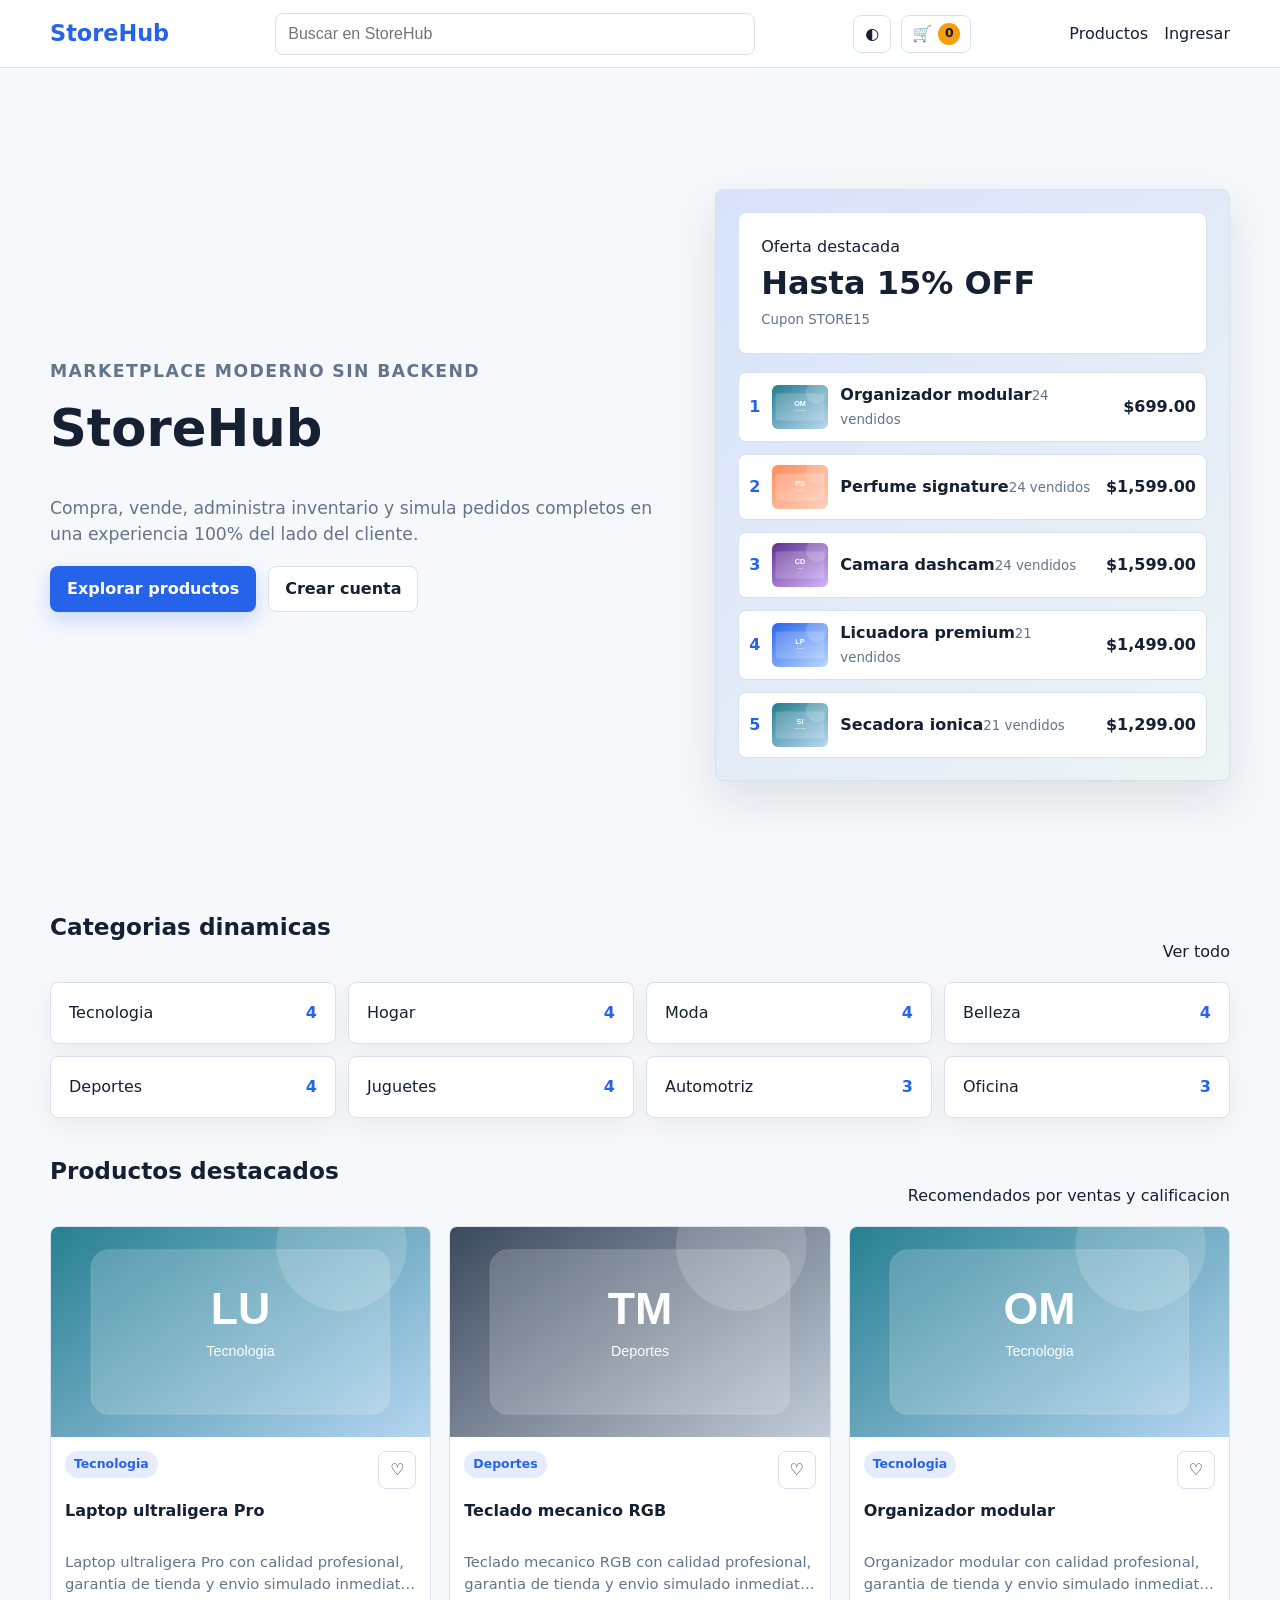
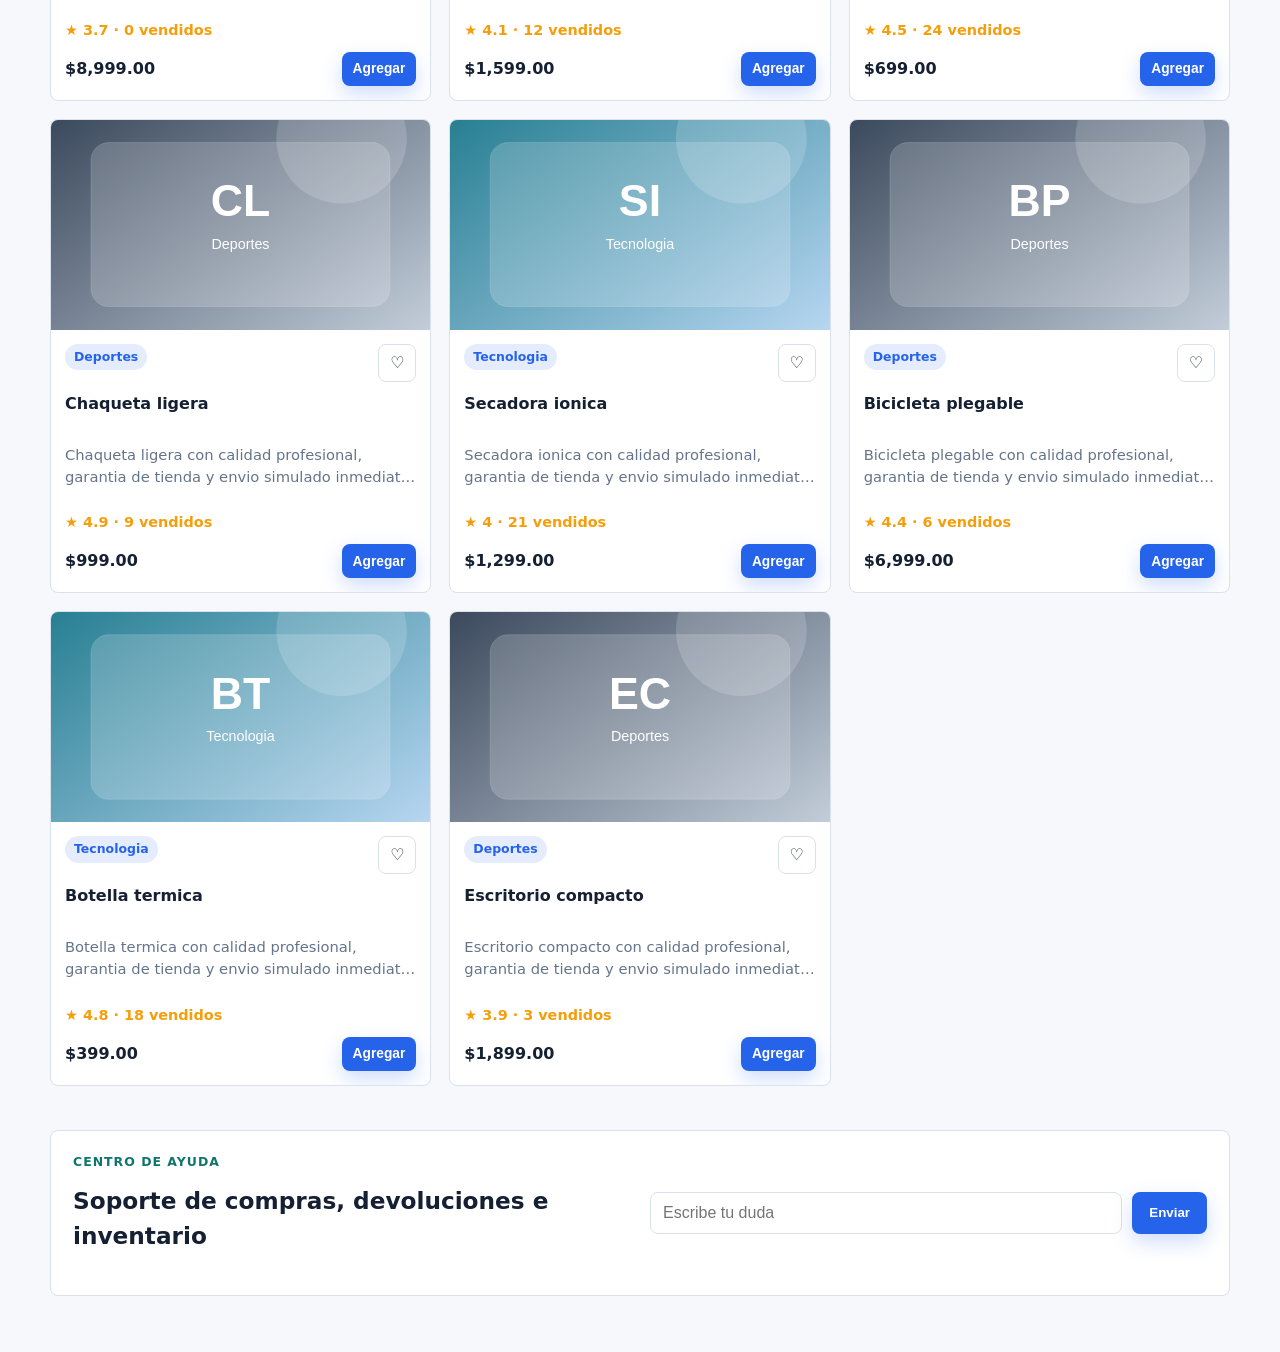
<file: index.html>
<!doctype html>
<html lang="es">
<head>
  <meta charset="utf-8">
  <meta name="viewport" content="width=device-width, initial-scale=1">
  <title>StoreHub | Comercio electronico</title>
  <link rel="stylesheet" href="css/styles.css">
</head>
<body>
  <div class="loader"></div>
  <nav class="navbar">
    <a class="brand" href="index.html">StoreHub</a>
    <div class="nav-search">
      <input id="homeSearch" placeholder="Buscar en StoreHub" onkeydown="if(event.key==='Enter') location.href='products.html?q='+encodeURIComponent(this.value)">
    </div>
    <div class="nav-actions">
      <button class="nav-toggle" data-theme-toggle title="Cambiar tema">◐</button>
      <a href="cart.html" data-role="client" class="nav-cart" title="Carrito">
        🛒 <span class="pill" data-cart-count>0</span>
      </a>
      <button class="menu-toggle" id="menuToggle" aria-label="Menu">☰</button>
    </div>
    <div class="nav-menu" id="navMenu">
      <a href="products.html">Productos</a>
      <a href="dashboard.html" data-auth="in">Dashboard</a>
      <a href="profile.html" data-auth="in">Perfil</a>
      <a href="login.html" data-auth="out">Ingresar</a>
      <button class="link-btn" data-auth="in" data-logout>Salir</button>
    </div>
  </nav>

  <main>
    <section class="hero">
      <div class="hero-copy">
        <p class="eyebrow">Marketplace moderno sin backend</p>
        <h1>StoreHub</h1>
        <p>Compra, vende, administra inventario y simula pedidos completos en una experiencia 100% del lado del cliente.</p>
        <div class="action-row"><a class="btn btn-primary" href="products.html">Explorar productos</a><a class="btn btn-outline" href="register.html">Crear cuenta</a></div>
      </div>
      <div class="hero-board">
        <div class="deal-card"><span>Oferta destacada</span><strong>Hasta 15% OFF</strong><small>Cupon STORE15</small></div>
        <div id="salesRanking" class="rank-list"></div>
      </div>
    </section>

    <section class="section">
      <div class="section-head"><h2>Categorias dinamicas</h2><a href="products.html">Ver todo</a></div>
      <div id="homeCategories" class="category-grid"></div>
    </section>

    <section class="section">
      <div class="section-head"><h2>Productos destacados</h2><span>Recomendados por ventas y calificacion</span></div>
      <div id="featuredProducts" class="product-grid"></div>
    </section>

    <section class="help-band">
      <div><p class="eyebrow">Centro de ayuda</p><h2>Soporte de compras, devoluciones e inventario</h2></div>
      <form id="helpForm"><input class="form-control" placeholder="Escribe tu duda" required><button class="btn btn-primary">Enviar</button></form>
    </section>
  </main>

  <script src="js/storage.js"></script>
  <script src="js/cart.js"></script>
  <script src="js/products.js"></script>
  <script src="js/app.js"></script>
</body>
</html>
</file>
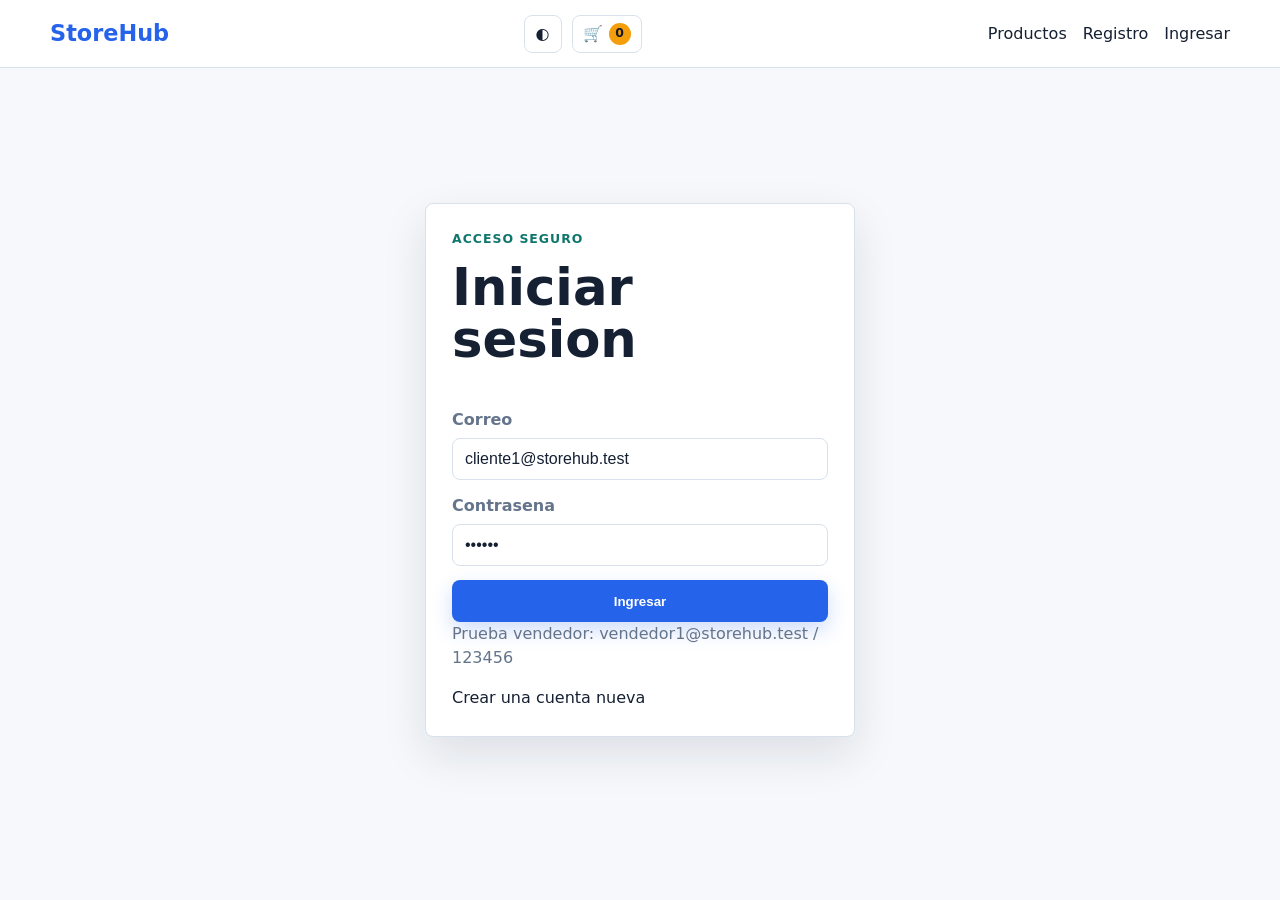
<file: cart.html>
<!doctype html>
<html lang="es">
<head><meta charset="utf-8"><meta name="viewport" content="width=device-width, initial-scale=1"><title>Carrito | StoreHub</title><link rel="stylesheet" href="css/styles.css"></head>
<body>
  <div class="loader"></div>
  <nav class="navbar">
    <a class="brand" href="index.html">StoreHub</a>
    <div class="nav-actions">
      <button class="nav-toggle" data-theme-toggle title="Cambiar tema">◐</button>
      <a href="cart.html" data-role="client" class="nav-cart" title="Carrito">
        🛒 <span class="pill" data-cart-count>0</span>
      </a>
      <button class="menu-toggle" id="menuToggle" aria-label="Menu">☰</button>
    </div>
    <div class="nav-menu" id="navMenu">
      <a href="products.html">Productos</a>
      <a href="dashboard.html" data-auth="in">Dashboard</a>
      <a href="profile.html" data-auth="in">Perfil</a>
      <a href="login.html" data-auth="out">Ingresar</a>
      <button class="link-btn" data-auth="in" data-logout>Salir</button>
    </div>
  </nav>
  <main>
    <section class="section-head"><div><p class="eyebrow">Checkout</p><h1>Carrito de compras</h1></div><button id="emptyCart" class="btn btn-outline">Vaciar carrito</button></section>
    <section class="cart-layout"><div id="cartItems" class="cart-list"></div><aside class="summary"><h2>Resumen</h2><label>Cupon<input id="couponInput" class="form-control" placeholder="BIENVENIDO10"></label><small id="couponStatus"></small><div><span>Subtotal</span><strong id="cartSubtotal"></strong></div><div><span>Descuento</span><strong id="cartDiscount"></strong></div><div><span>IVA 16%</span><strong id="cartTax"></strong></div><div class="total"><span>Total</span><strong id="cartTotal"></strong></div><button id="checkoutBtn" class="btn btn-primary">Confirmar pedido</button></aside></section>
  </main>
  <script src="js/storage.js"></script><script src="js/cart.js"></script>
</body>
</html>
</file>
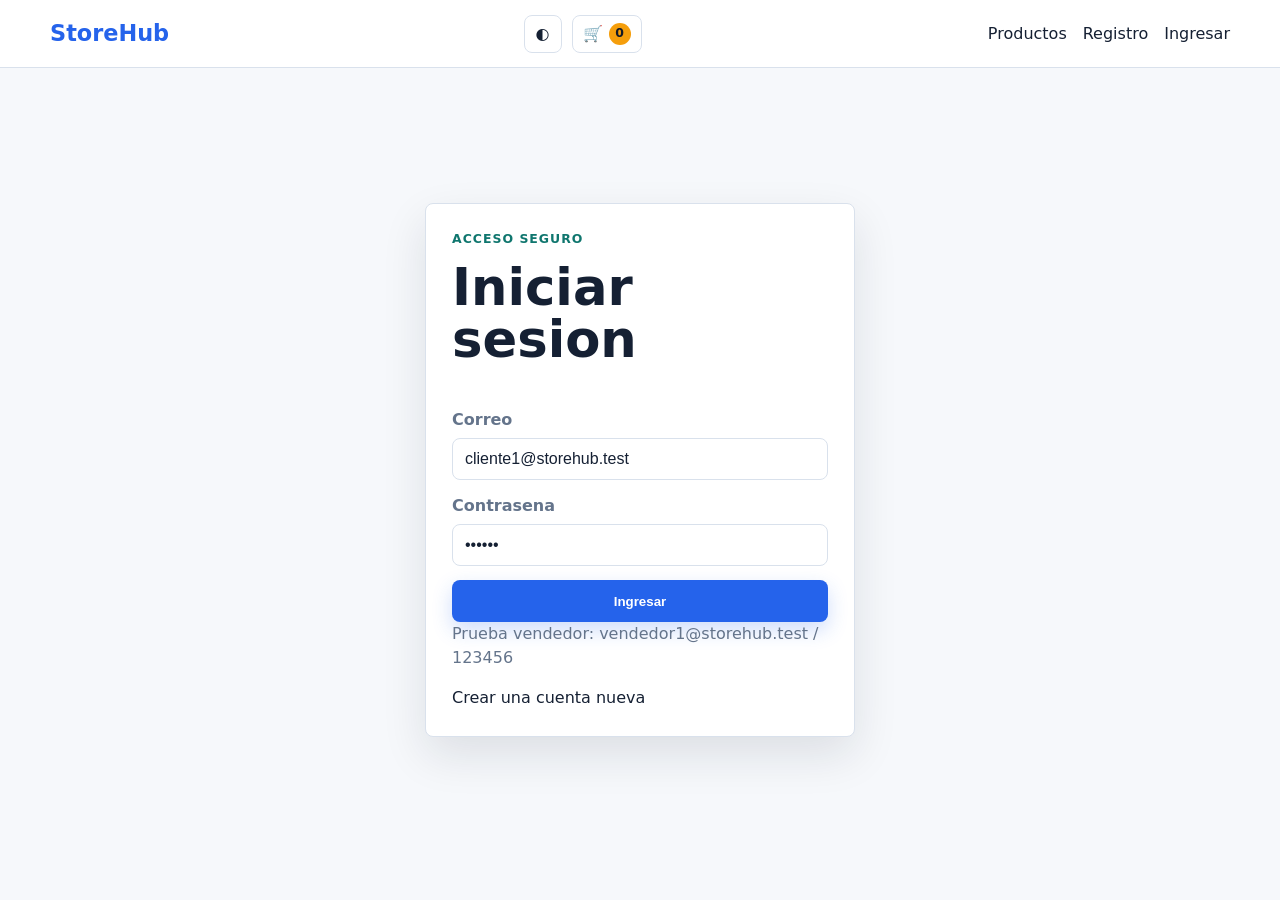
<file: login.html>
<!doctype html>
<html lang="es">
<head><meta charset="utf-8"><meta name="viewport" content="width=device-width, initial-scale=1"><title>Ingresar | StoreHub</title><link rel="stylesheet" href="css/styles.css"></head>
<body>
  <div class="loader"></div>
  <nav class="navbar">
    <a class="brand" href="index.html">StoreHub</a>
    <div class="nav-actions">
      <button class="nav-toggle" data-theme-toggle title="Cambiar tema">◐</button>
      <a href="cart.html" data-role="client" class="nav-cart" title="Carrito">
        🛒 <span class="pill" data-cart-count>0</span>
      </a>
      <button class="menu-toggle" id="menuToggle" aria-label="Menu">☰</button>
    </div>
    <div class="nav-menu" id="navMenu">
      <a href="products.html">Productos</a>
      <a href="dashboard.html" data-auth="in">Dashboard</a>
      <a href="profile.html" data-auth="in">Perfil</a>
      <a href="register.html" data-auth="out">Registro</a>
      <a href="login.html" data-auth="out">Ingresar</a>
      <button class="link-btn" data-auth="in" data-logout>Salir</button>
    </div>
  </nav>
  <main class="auth-page">
    <section class="auth-card">
      <p class="eyebrow">Acceso seguro</p><h1>Iniciar sesion</h1>
      <form id="loginForm" class="stack">
        <label>Correo<input class="form-control" type="email" name="email" value="cliente1@storehub.test" required></label>
        <label>Contrasena<input class="form-control" type="password" name="password" value="123456" required></label>
        <button class="btn btn-primary">Ingresar</button>
      </form>
      <p class="muted">Prueba vendedor: vendedor1@storehub.test / 123456</p>
      <a href="register.html">Crear una cuenta nueva</a>
    </section>
  </main>
  <script src="js/storage.js"></script><script src="js/auth.js"></script>
</body>
</html>
</file>
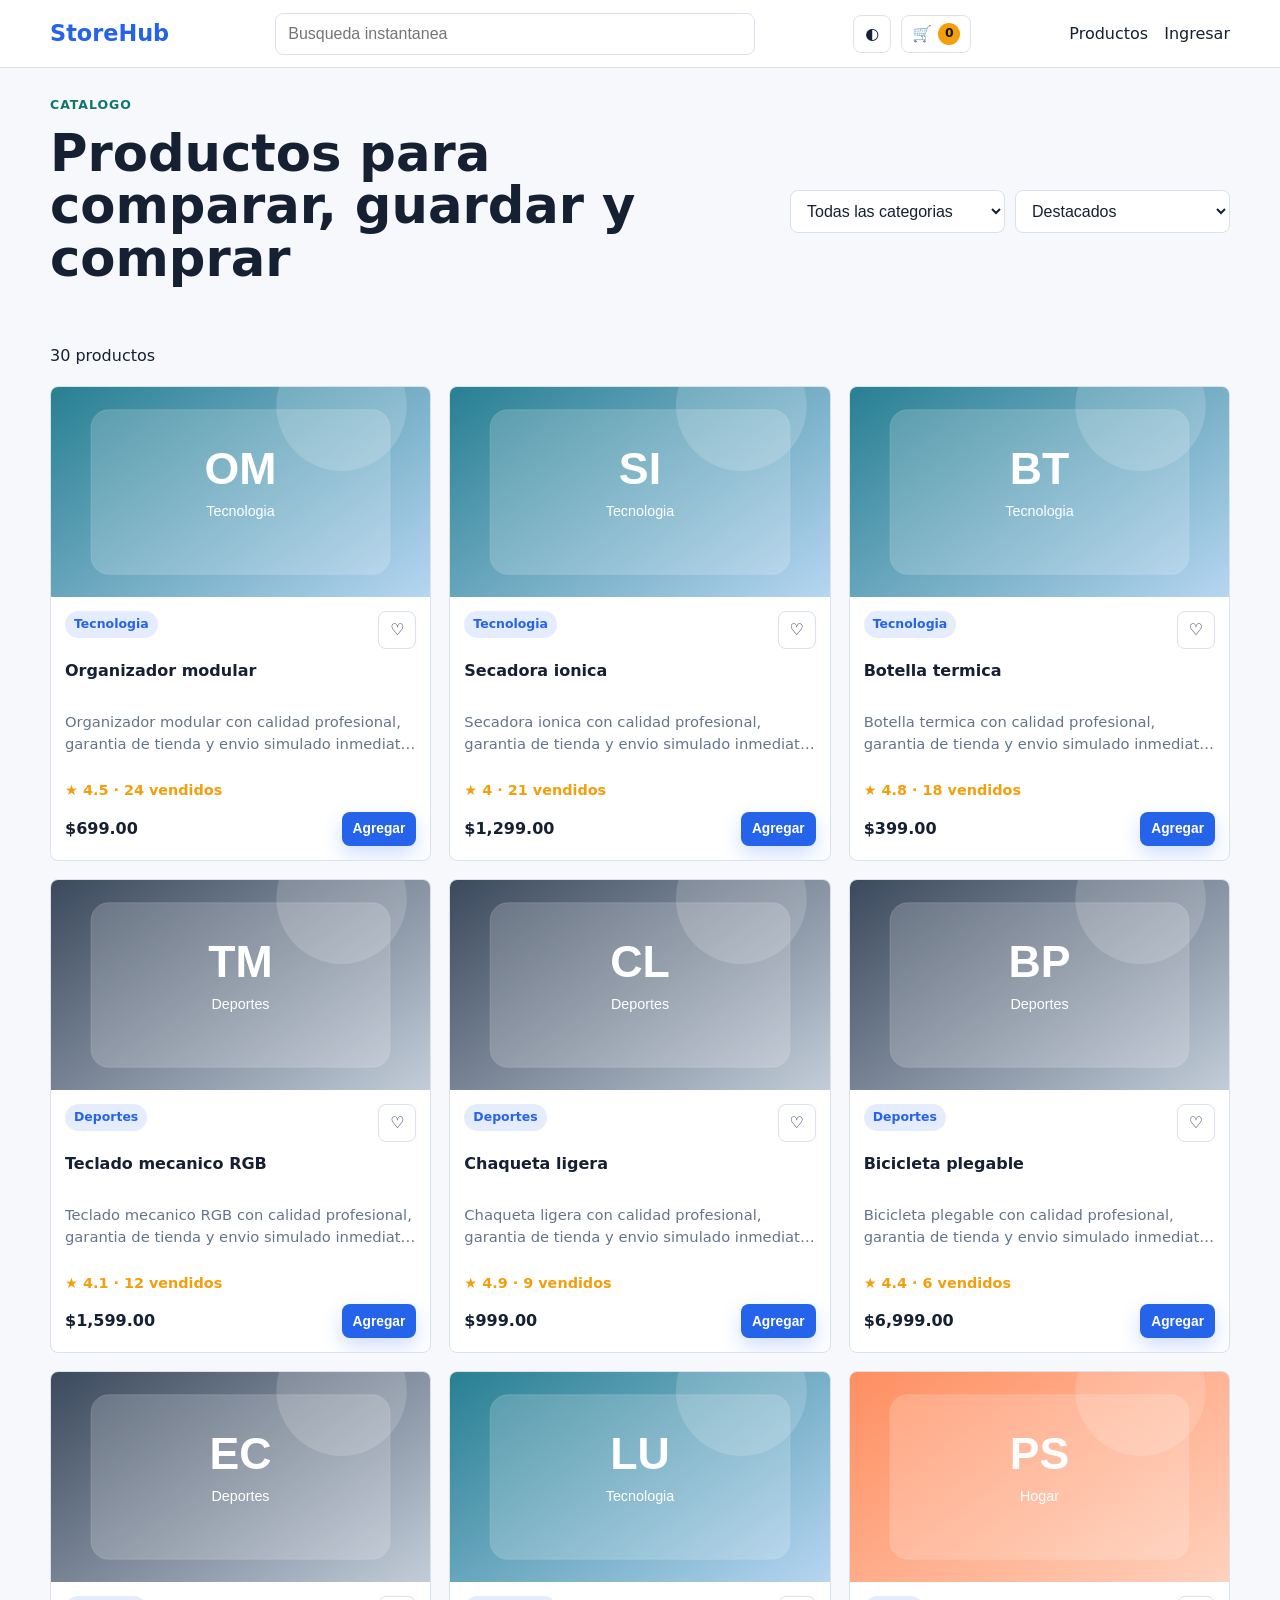
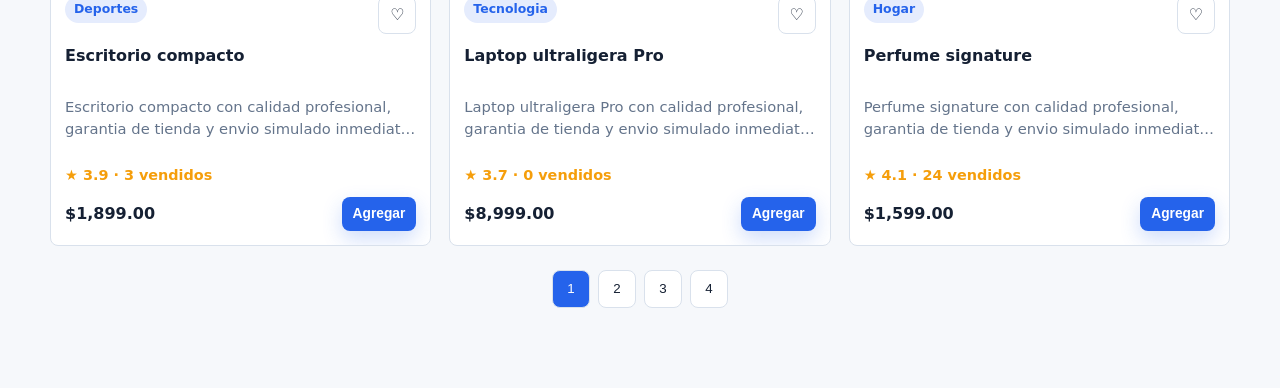
<file: products.html>
<!doctype html>
<html lang="es">
<head><meta charset="utf-8"><meta name="viewport" content="width=device-width, initial-scale=1"><title>Productos | StoreHub</title><link rel="stylesheet" href="css/styles.css"></head>
<body>
  <div class="loader"></div>
  <nav class="navbar">
    <a class="brand" href="index.html">StoreHub</a>
    <div class="nav-search">
      <input id="searchInput" placeholder="Busqueda instantanea">
    </div>
    <div class="nav-actions">
      <button class="nav-toggle" data-theme-toggle title="Cambiar tema">◐</button>
      <a href="cart.html" data-role="client" class="nav-cart" title="Carrito">
        🛒 <span class="pill" data-cart-count>0</span>
      </a>
      <button class="menu-toggle" id="menuToggle" aria-label="Menu">☰</button>
    </div>
    <div class="nav-menu" id="navMenu">
      <a href="products.html">Productos</a>
      <a href="dashboard.html" data-auth="in">Dashboard</a>
      <a href="profile.html" data-auth="in">Perfil</a>
      <a href="login.html" data-auth="out">Ingresar</a>
      <button class="link-btn" data-auth="in" data-logout>Salir</button>
    </div>
  </nav>
  <main>
    <section class="catalog-head">
      <div><p class="eyebrow">Catalogo</p><h1>Productos para comparar, guardar y comprar</h1></div>
      <div class="filters"><select id="categoryFilter" class="form-select"></select><select id="sortFilter" class="form-select"><option value="featured">Destacados</option><option value="priceAsc">Menor precio</option><option value="priceDesc">Mayor precio</option><option value="rating">Mejor calificacion</option><option value="newest">Recientes</option></select></div>
    </section>
    <div class="section-head"><span id="resultCount"></span></div>
    <section id="productGrid" class="product-grid"></section>
    <nav id="pagination" class="pagination"></nav>
  </main>
  <script src="js/storage.js"></script><script src="js/cart.js"></script><script src="js/products.js"></script>
</body>
</html>
</file>
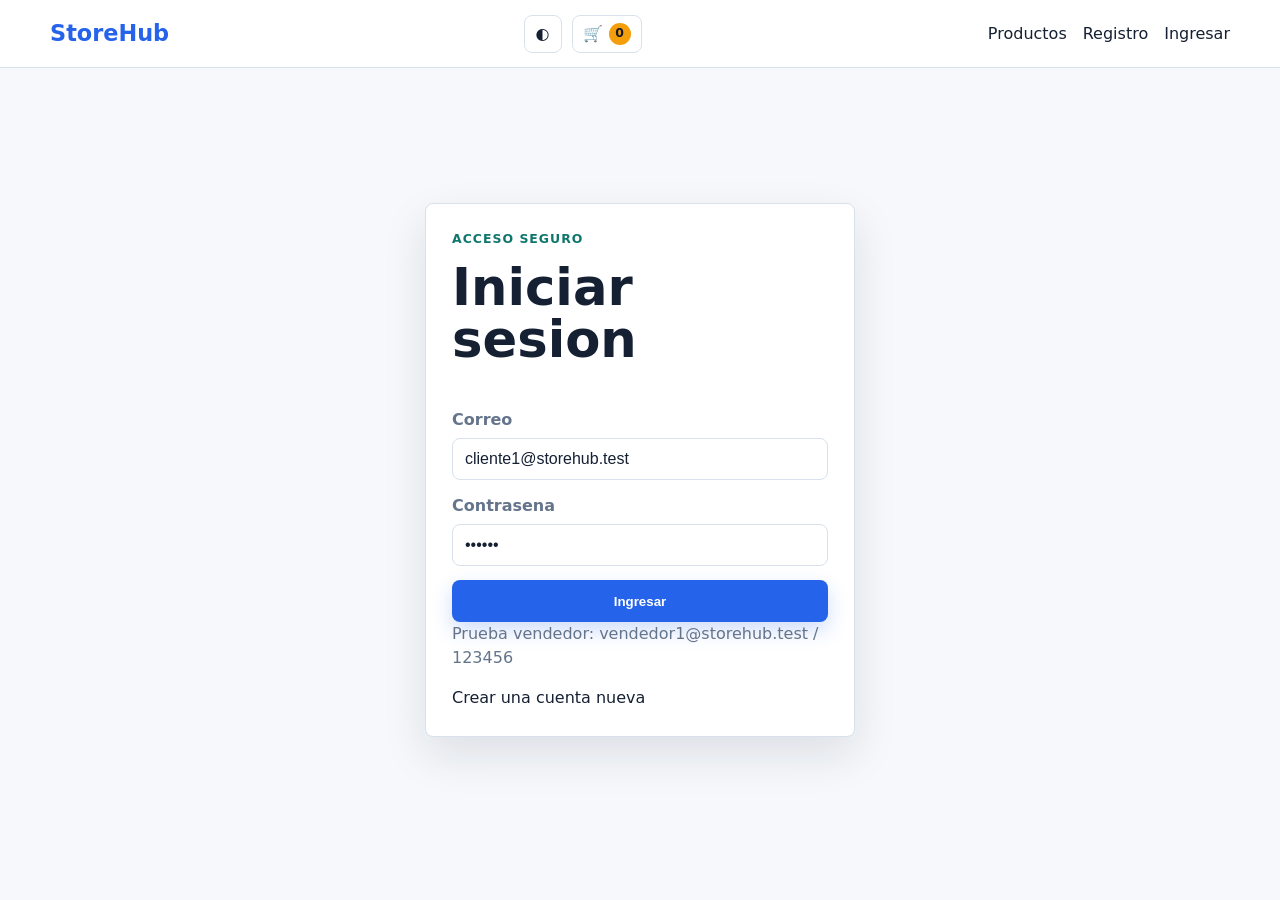
<file: profile.html>
<!doctype html>
<html lang="es">
<head><meta charset="utf-8"><meta name="viewport" content="width=device-width, initial-scale=1"><title>Perfil | StoreHub</title><link rel="stylesheet" href="css/styles.css"></head>
<body>
  <div class="loader"></div>
  <nav class="navbar">
    <a class="brand" href="index.html">StoreHub</a>
    <div class="nav-actions">
      <button class="nav-toggle" data-theme-toggle title="Cambiar tema">◐</button>
      <a href="cart.html" data-role="client" class="nav-cart" title="Carrito">
        🛒 <span class="pill" data-cart-count>0</span>
      </a>
      <button class="menu-toggle" id="menuToggle" aria-label="Menu">☰</button>
    </div>
    <div class="nav-menu" id="navMenu">
      <a href="products.html">Productos</a>
      <a href="dashboard.html" data-auth="in">Dashboard</a>
      <a href="profile.html" data-auth="in">Perfil</a>
      <a href="login.html" data-auth="out">Ingresar</a>
      <button class="link-btn" data-auth="in" data-logout>Salir</button>
    </div>
  </nav>
  <main class="auth-page">
    <section class="auth-card wide">
      <p class="eyebrow">Perfil <span data-profile-role></span></p><h1 data-user-name>Mi cuenta</h1>
      <form id="profileForm" class="form-grid">
        <label>Nombre<input class="form-control" name="name" required></label>
        <label>Correo<input class="form-control" name="email" disabled></label>
        <label>Telefono<input class="form-control" name="phone"></label>
        <label>Nueva contrasena<input class="form-control" type="password" name="password" minlength="6"></label>
        <label class="span-2">Direccion<input class="form-control" name="address"></label>
        <button class="btn btn-primary span-2">Guardar cambios</button>
      </form>
    </section>
  </main>
  <script src="js/storage.js"></script><script src="js/auth.js"></script>
</body>
</html>
</file>
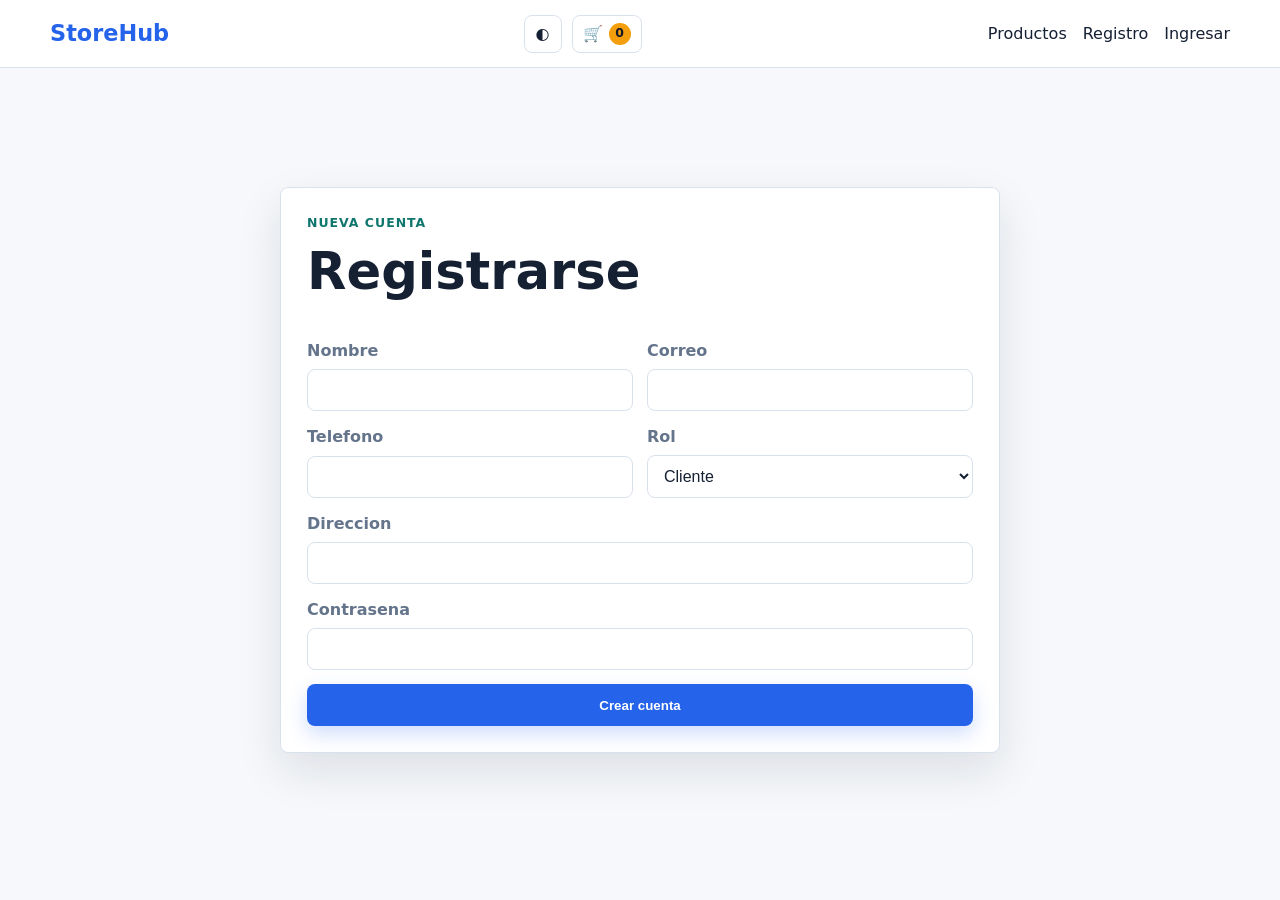
<file: register.html>
<!doctype html>
<html lang="es">
<head><meta charset="utf-8"><meta name="viewport" content="width=device-width, initial-scale=1"><title>Registro | StoreHub</title><link rel="stylesheet" href="css/styles.css"></head>
<body>
  <div class="loader"></div>
  <nav class="navbar">
    <a class="brand" href="index.html">StoreHub</a>
    <div class="nav-actions">
      <button class="nav-toggle" data-theme-toggle title="Cambiar tema">◐</button>
      <a href="cart.html" data-role="client" class="nav-cart" title="Carrito">
        🛒 <span class="pill" data-cart-count>0</span>
      </a>
      <button class="menu-toggle" id="menuToggle" aria-label="Menu">☰</button>
    </div>
    <div class="nav-menu" id="navMenu">
      <a href="products.html">Productos</a>
      <a href="dashboard.html" data-auth="in">Dashboard</a>
      <a href="profile.html" data-auth="in">Perfil</a>
      <a href="register.html" data-auth="out">Registro</a>
      <a href="login.html" data-auth="out">Ingresar</a>
      <button class="link-btn" data-auth="in" data-logout>Salir</button>
    </div>
  </nav>
  <main class="auth-page">
    <section class="auth-card wide">
      <p class="eyebrow">Nueva cuenta</p><h1>Registrarse</h1>
      <form id="registerForm" class="form-grid">
        <label>Nombre<input class="form-control" name="name" required></label>
        <label>Correo<input class="form-control" type="email" name="email" required></label>
        <label>Telefono<input class="form-control" name="phone" required></label>
        <label>Rol<select class="form-select" name="role"><option value="client">Cliente</option><option value="seller">Vendedor</option></select></label>
        <label class="span-2">Direccion<input class="form-control" name="address" required></label>
        <label class="span-2">Contrasena<input class="form-control" type="password" name="password" minlength="6" required></label>
        <button class="btn btn-primary span-2">Crear cuenta</button>
      </form>
    </section>
  </main>
  <script src="js/storage.js"></script><script src="js/auth.js"></script>
</body>
</html>
</file>
<file: css/styles.css>
/* StoreHub UI: Bootstrap 5 inspired components, fully local and responsive. */
:root {
  --bg: #f6f8fb;
  --surface: #ffffff;
  --surface-2: #eef2f7;
  --text: #152033;
  --muted: #64748b;
  --border: #d9e1ec;
  --primary: #2563eb;
  --primary-2: #0f766e;
  --accent: #f59e0b;
  --danger: #dc2626;
  --success: #16a34a;
  --shadow: 0 18px 45px rgba(15, 23, 42, .11);
  --radius: 8px;
}

[data-theme="dark"] {
  --bg: #0f172a;
  --surface: #172033;
  --surface-2: #202b40;
  --text: #edf3ff;
  --muted: #a8b3c7;
  --border: #334155;
  --shadow: 0 18px 45px rgba(0, 0, 0, .32);
}

* { box-sizing: border-box; }
html { scroll-behavior: smooth; }
body {
  margin: 0;
  background: var(--bg);
  color: var(--text);
  font-family: Inter, ui-sans-serif, system-ui, -apple-system, BlinkMacSystemFont, "Segoe UI", Arial, sans-serif;
  line-height: 1.5;
}

body:not(.ready) main { opacity: 0; transform: translateY(8px); }
main { width: min(1180px, calc(100% - 32px)); margin: 0 auto; padding: 28px 0 56px; transition: .25s ease; }
a { color: inherit; text-decoration: none; }
img { max-width: 100%; display: block; }
h1, h2, h3, p { margin-top: 0; }
h1 { font-size: clamp(2rem, 4vw, 4rem); line-height: 1.02; letter-spacing: 0; }
h2 { font-size: 1.45rem; }
h3 { font-size: 1rem; }

.loader {
  position: fixed;
  inset: 0;
  z-index: 2000;
  background: var(--bg);
  pointer-events: none;
  opacity: 1;
  transition: opacity .3s ease, visibility .3s ease;
}
.loader::after {
  content: "";
  position: absolute;
  width: 44px;
  height: 44px;
  border: 4px solid var(--border);
  border-top-color: var(--primary);
  border-radius: 50%;
  inset: 0;
  margin: auto;
  animation: spin .8s linear infinite;
}
body.ready .loader { opacity: 0; visibility: hidden; }
@keyframes spin { to { transform: rotate(360deg); } }

.navbar {
  position: sticky;
  top: 0;
  z-index: 1000;
  min-height: 68px;
  display: flex;
  align-items: center;
  justify-content: space-between;
  gap: 16px;
  padding: 12px max(16px, calc((100vw - 1180px) / 2));
  background: color-mix(in srgb, var(--surface) 92%, transparent);
  border-bottom: 1px solid var(--border);
  backdrop-filter: blur(14px);
}
.brand { font-size: 1.4rem; font-weight: 800; color: var(--primary); margin-right: 8px; }
.nav-search { flex: 1; min-width: 180px; max-width: 480px; }
.nav-search input, .form-control, .form-select, textarea {
  width: 100%;
  border: 1px solid var(--border);
  background: var(--surface);
  color: var(--text);
  border-radius: var(--radius);
  padding: 11px 12px;
  outline: 0;
  font-size: 1rem; /* Scale with root font size, avoiding iOS auto-zoom */
}
.nav-search input:focus, .form-control:focus, .form-select:focus { border-color: var(--primary); box-shadow: 0 0 0 3px rgba(37, 99, 235, .12); }
.nav-actions { display: flex; align-items: center; gap: 10px; }
.nav-menu { display: flex; align-items: center; gap: 16px; }
.nav-toggle, .icon-btn, .link-btn, .menu-toggle {
  border: 0;
  background: transparent;
  color: var(--text);
  cursor: pointer;
  font: inherit;
  -webkit-tap-highlight-color: transparent;
}
.nav-toggle, .icon-btn, .menu-toggle {
  width: 38px;
  height: 38px;
  display: inline-grid;
  place-items: center;
  border: 1px solid var(--border);
  border-radius: var(--radius);
  background: var(--surface);
  transition: transform .15s ease, background .15s ease;
}
.nav-toggle:active, .icon-btn:active, .menu-toggle:active {
  transform: scale(0.94);
}
.menu-toggle {
  display: none; /* Desktop hidden */
  font-size: 1.25rem;
}
.nav-cart {
  display: inline-flex;
  align-items: center;
  gap: 6px;
  height: 38px;
  padding: 0 10px;
  border: 1px solid var(--border);
  border-radius: var(--radius);
  background: var(--surface);
  color: var(--text);
  font-weight: 700;
  text-decoration: none;
  transition: transform .15s ease, background .15s ease;
  -webkit-tap-highlight-color: transparent;
}
.nav-cart:active {
  transform: scale(0.94);
}
.icon-btn.active { color: var(--danger); border-color: color-mix(in srgb, var(--danger), var(--border)); }
.icon-btn.danger { color: var(--danger); }
.pill { display: inline-flex; min-width: 22px; height: 22px; align-items: center; justify-content: center; padding: 0 6px; border-radius: 999px; background: var(--accent); color: #111827; font-size: .78rem; font-weight: 800; }

.btn {
  display: inline-flex;
  align-items: center;
  justify-content: center;
  gap: 8px;
  min-height: 42px;
  padding: 10px 16px;
  border-radius: var(--radius);
  border: 1px solid transparent;
  cursor: pointer;
  font-weight: 700;
  transition: transform .18s ease, box-shadow .18s ease, background .18s ease;
}
.btn:hover { transform: translateY(-1px); }
.btn-primary { background: var(--primary); color: white; box-shadow: 0 8px 20px rgba(37, 99, 235, .22); }
.btn-outline { background: var(--surface); color: var(--text); border-color: var(--border); }
.btn-danger { background: var(--danger); color: white; }
.btn-sm { min-height: 34px; padding: 7px 10px; font-size: .86rem; }
.muted, small { color: var(--muted); }
.text-danger { color: var(--danger); }
.eyebrow { color: var(--primary-2); font-size: .78rem; text-transform: uppercase; font-weight: 800; letter-spacing: .08em; }

.hero {
  min-height: calc(100vh - 122px);
  display: grid;
  grid-template-columns: minmax(0, 1.1fr) minmax(320px, .9fr);
  align-items: center;
  gap: 36px;
  padding: 28px 0;
}
.hero-copy p { max-width: 640px; color: var(--muted); font-size: 1.08rem; }
.action-row { display: flex; gap: 12px; flex-wrap: wrap; align-items: center; }
.hero-board {
  min-height: 430px;
  border: 1px solid var(--border);
  border-radius: var(--radius);
  background:
    linear-gradient(135deg, rgba(37,99,235,.18), rgba(15,118,110,.08)),
    var(--surface);
  box-shadow: var(--shadow);
  padding: 22px;
  display: grid;
  align-content: center;
  gap: 18px;
}
.deal-card { background: var(--surface); border: 1px solid var(--border); border-radius: var(--radius); padding: 22px; }
.deal-card strong { display: block; font-size: 2rem; }
.rank-list, .list, .cart-list { display: grid; gap: 12px; }
.rank-row, .list-row {
  display: grid;
  grid-template-columns: auto 56px 1fr auto;
  gap: 12px;
  align-items: center;
  background: var(--surface);
  border: 1px solid var(--border);
  border-radius: var(--radius);
  padding: 10px;
}
.rank-row img, .mini-product img { width: 56px; height: 44px; object-fit: cover; border-radius: 6px; }
.rank-row span { font-weight: 900; color: var(--primary); }

.section { margin-top: 36px; }
.section-head, .catalog-head {
  display: flex;
  justify-content: space-between;
  gap: 18px;
  align-items: end;
  margin-bottom: 18px;
}
.catalog-head { align-items: center; }
.filters { display: flex; gap: 10px; min-width: min(440px, 100%); }
.category-grid { display: grid; grid-template-columns: repeat(4, 1fr); gap: 12px; }
.category-tile, .metric, .panel, .auth-card, .summary, .empty-state {
  background: var(--surface);
  border: 1px solid var(--border);
  border-radius: var(--radius);
  box-shadow: 0 8px 24px rgba(15, 23, 42, .05);
}
.category-tile { padding: 18px; display: flex; justify-content: space-between; align-items: center; }
.category-tile strong { color: var(--primary); }

.product-grid { display: grid; grid-template-columns: repeat(3, 1fr); gap: 18px; }
.product-card {
  overflow: hidden;
  background: var(--surface);
  border: 1px solid var(--border);
  border-radius: var(--radius);
  transition: transform .18s ease, box-shadow .18s ease;
}
.product-card:hover { transform: translateY(-3px); box-shadow: var(--shadow); }
.product-media img { width: 100%; height: 210px; object-fit: cover; }
.product-body { padding: 14px; display: grid; gap: 10px; }
.product-body h3 { margin: 0; min-height: 42px; }
.product-body p { color: var(--muted); font-size: .92rem; display: -webkit-box; -webkit-line-clamp: 2; -webkit-box-orient: vertical; overflow: hidden; }
.product-footer { display: flex; justify-content: space-between; align-items: center; gap: 10px; }
.badge-soft { display: inline-flex; width: fit-content; padding: 4px 9px; border-radius: 999px; background: color-mix(in srgb, var(--primary) 12%, var(--surface)); color: var(--primary); font-weight: 800; font-size: .78rem; }
.rating { color: var(--accent); font-size: .9rem; font-weight: 700; }
.pagination { margin: 24px 0; display: flex; justify-content: center; gap: 8px; }
.page-btn { border: 1px solid var(--border); background: var(--surface); color: var(--text); border-radius: var(--radius); min-width: 38px; height: 38px; cursor: pointer; }
.page-btn.active { background: var(--primary); color: white; }

.detail-grid { display: grid; grid-template-columns: 1fr 1fr; gap: 28px; align-items: start; }
.detail-image, .detail-info { background: var(--surface); border: 1px solid var(--border); border-radius: var(--radius); padding: 22px; }
.detail-image img { width: 100%; border-radius: var(--radius); object-fit: cover; }
.price-xl { font-size: 2.4rem; font-weight: 900; margin: 18px 0 8px; }
.stock { color: var(--success); font-weight: 800; }
.stock.low { color: var(--danger); }
.review-form { display: grid; grid-template-columns: 160px 1fr auto; gap: 10px; }
.review-list { display: grid; gap: 10px; margin-top: 14px; }
.review { background: var(--surface); border: 1px solid var(--border); border-radius: var(--radius); padding: 14px; }

.auth-page { min-height: calc(100vh - 68px); display: grid; place-items: center; }
.auth-card { width: min(430px, 100%); padding: 26px; box-shadow: var(--shadow); }
.auth-card.wide { width: min(720px, 100%); }
.stack { display: grid; gap: 14px; }
.form-grid { display: grid; grid-template-columns: 1fr 1fr; gap: 14px; }
.span-2 { grid-column: span 2; }
label { display: grid; gap: 6px; font-weight: 700; color: var(--muted); }

.cart-layout { display: grid; grid-template-columns: 1fr 340px; gap: 20px; align-items: start; }
.cart-row {
  display: grid;
  grid-template-columns: 100px 1fr auto auto;
  align-items: center;
  gap: 14px;
  padding: 12px;
  background: var(--surface);
  border: 1px solid var(--border);
  border-radius: var(--radius);
}
.cart-row img { width: 100px; height: 74px; object-fit: cover; border-radius: var(--radius); }
.qty { display: inline-flex; align-items: center; border: 1px solid var(--border); border-radius: var(--radius); overflow: hidden; }
.qty button { width: 34px; height: 34px; border: 0; background: var(--surface-2); color: var(--text); cursor: pointer; }
.qty span { min-width: 34px; text-align: center; font-weight: 800; }
.summary { padding: 18px; position: sticky; top: 88px; display: grid; gap: 12px; }
.summary div { display: flex; justify-content: space-between; }
.summary .total { border-top: 1px solid var(--border); padding-top: 14px; font-size: 1.25rem; }

.metric-grid { display: grid; grid-template-columns: repeat(4, 1fr); gap: 14px; margin-bottom: 18px; }
.metric { padding: 18px; }
.metric span { display: block; color: var(--muted); font-weight: 700; }
.metric strong { font-size: 1.65rem; }
.dashboard-grid { display: grid; grid-template-columns: 1.3fr .7fr; gap: 18px; margin-bottom: 18px; }
.panel { padding: 18px; overflow: hidden; }
canvas { width: 100%; background: var(--surface-2); border-radius: var(--radius); }
.table-wrap { overflow-x: auto; }
table { width: 100%; border-collapse: collapse; min-width: 720px; }
th, td { padding: 12px; border-bottom: 1px solid var(--border); text-align: left; }
th { color: var(--muted); font-size: .84rem; text-transform: uppercase; }
.mini-product { display: flex; align-items: center; gap: 10px; font-weight: 800; }
.actions { white-space: nowrap; display: flex; gap: 8px; }
.wishlist-grid { display: grid; grid-template-columns: repeat(2, 1fr); gap: 12px; }
.wishlist-grid .product-body p, .wishlist-grid .product-footer .btn { display: none; }
.order-block { background: var(--surface-2); border-radius: var(--radius); padding: 10px; }
.order-block .list-row { grid-template-columns: 1fr auto; box-shadow: none; }

.modal-lite {
  position: fixed;
  inset: 0;
  z-index: 1500;
  background: rgba(15, 23, 42, .62);
  display: grid;
  place-items: center;
  padding: 16px;
}
.modal-card {
  width: min(720px, 100%);
  background: var(--surface);
  color: var(--text);
  border-radius: var(--radius);
  padding: 20px;
  box-shadow: var(--shadow);
  animation: modalSlideUp 0.32s cubic-bezier(0.16, 1, 0.3, 1);
}
@keyframes modalSlideUp {
  from { transform: translateY(32px); opacity: 0; }
  to { transform: translateY(0); opacity: 1; }
}
.modal-lite[hidden] { display: none; }

.help-band {
  margin-top: 44px;
  background: var(--surface);
  border: 1px solid var(--border);
  border-radius: var(--radius);
  padding: 22px;
  display: grid;
  grid-template-columns: 1fr 1fr;
  gap: 20px;
  align-items: center;
}
.help-band form { display: flex; gap: 10px; }
.empty-state { padding: 28px; text-align: center; color: var(--muted); grid-column: 1 / -1; }
.toast-host { position: fixed; right: 18px; bottom: 18px; z-index: 3000; display: grid; gap: 10px; }
.app-toast {
  min-width: 260px;
  max-width: 360px;
  transform: translateY(12px);
  opacity: 0;
  background: var(--surface);
  color: var(--text);
  border-left: 4px solid var(--primary);
  border-radius: var(--radius);
  padding: 13px 14px;
  box-shadow: var(--shadow);
  transition: .22s ease;
}
.app-toast.show { transform: translateY(0); opacity: 1; }
.app-toast.success { border-left-color: var(--success); }
.app-toast.danger { border-left-color: var(--danger); }
.app-toast.warning { border-left-color: var(--accent); }

.d-flex { display: flex; }
.justify-content-between { justify-content: space-between; }
.align-items-start { align-items: flex-start; }
.gap-2 { gap: 8px; }

@media (max-width: 1100px) {
  .hero, .detail-grid, .cart-layout, .dashboard-grid, .help-band { grid-template-columns: 1fr; }
  .hero { min-height: auto; }
  .product-grid { grid-template-columns: repeat(auto-fit, minmax(260px, 1fr)); }
  .category-grid, .metric-grid { grid-template-columns: repeat(2, 1fr); }
  .summary { position: static; }
}

@media (max-width: 960px) {
  html { font-size: 105%; } /* Scale root slightly on small screens */
  .navbar { flex-wrap: wrap; }
  .nav-search { order: 2; flex-basis: 100%; margin-top: 8px; }
  .menu-toggle { display: inline-grid; }
  
  body.menu-open { overflow: hidden; }
  
  .nav-menu {
    position: absolute;
    top: 100%;
    right: -280px;
    width: 280px;
    height: calc(100vh - 100%);
    overflow-y: auto;
    background: color-mix(in srgb, var(--surface) 96%, transparent);
    backdrop-filter: blur(16px);
    -webkit-backdrop-filter: blur(16px);
    border-left: 1px solid var(--border);
    box-shadow: var(--shadow);
    flex-direction: column;
    align-items: stretch;
    padding: 24px;
    gap: 16px;
    transition: right 0.3s cubic-bezier(0.4, 0, 0.2, 1);
    z-index: 999;
  }
  .nav-menu.open {
    right: 0;
  }
  .nav-menu a, .nav-menu button {
    display: flex;
    align-items: center;
    padding: 12px 16px;
    border-radius: var(--radius);
    font-weight: 600;
    width: 100%;
    text-align: left;
    transition: background 0.2s ease;
  }
  .nav-menu a:hover, .nav-menu button:hover {
    background: var(--surface-2);
  }
}

@media (max-width: 620px) {
  html { font-size: 110%; } /* Increase base font-size to 17.6px (110% of 16px) for mobile layout */
  main { width: min(100% - 20px, 1180px); padding-top: 18px; }
  .navbar { gap: 10px; font-size: .94rem; }
  .catalog-head, .section-head { align-items: flex-start; flex-direction: column; }
  .filters, .help-band form, .review-form { flex-direction: column; display: grid; grid-template-columns: 1fr; width: 100%; }
  .product-grid, .form-grid, .wishlist-grid { grid-template-columns: 1fr; }
  .span-2 { grid-column: span 1; }
  .detail-image, .detail-info { padding: 16px; }
  
  /* Modern Responsive Cart Item Design */
  .cart-row {
    grid-template-columns: 80px 1fr;
    grid-template-rows: auto auto;
    gap: 8px 12px;
    align-items: start;
    padding: 12px;
  }
  .cart-row img {
    grid-column: 1;
    grid-row: 1 / span 2;
    width: 80px;
    height: 80px;
    object-fit: cover;
    border-radius: var(--radius);
  }
  .cart-row > div {
    grid-column: 2;
    grid-row: 1;
  }
  .cart-row .qty {
    grid-column: 2;
    grid-row: 2;
    justify-self: start;
  }
  .cart-row .icon-btn.danger {
    grid-column: 2;
    grid-row: 2;
    justify-self: end;
    align-self: center;
  }
  
  .price-xl { font-size: 2rem; }
  .toast-host { left: 12px; right: 12px; }
  .app-toast { min-width: 0; max-width: none; }
}
</file>
